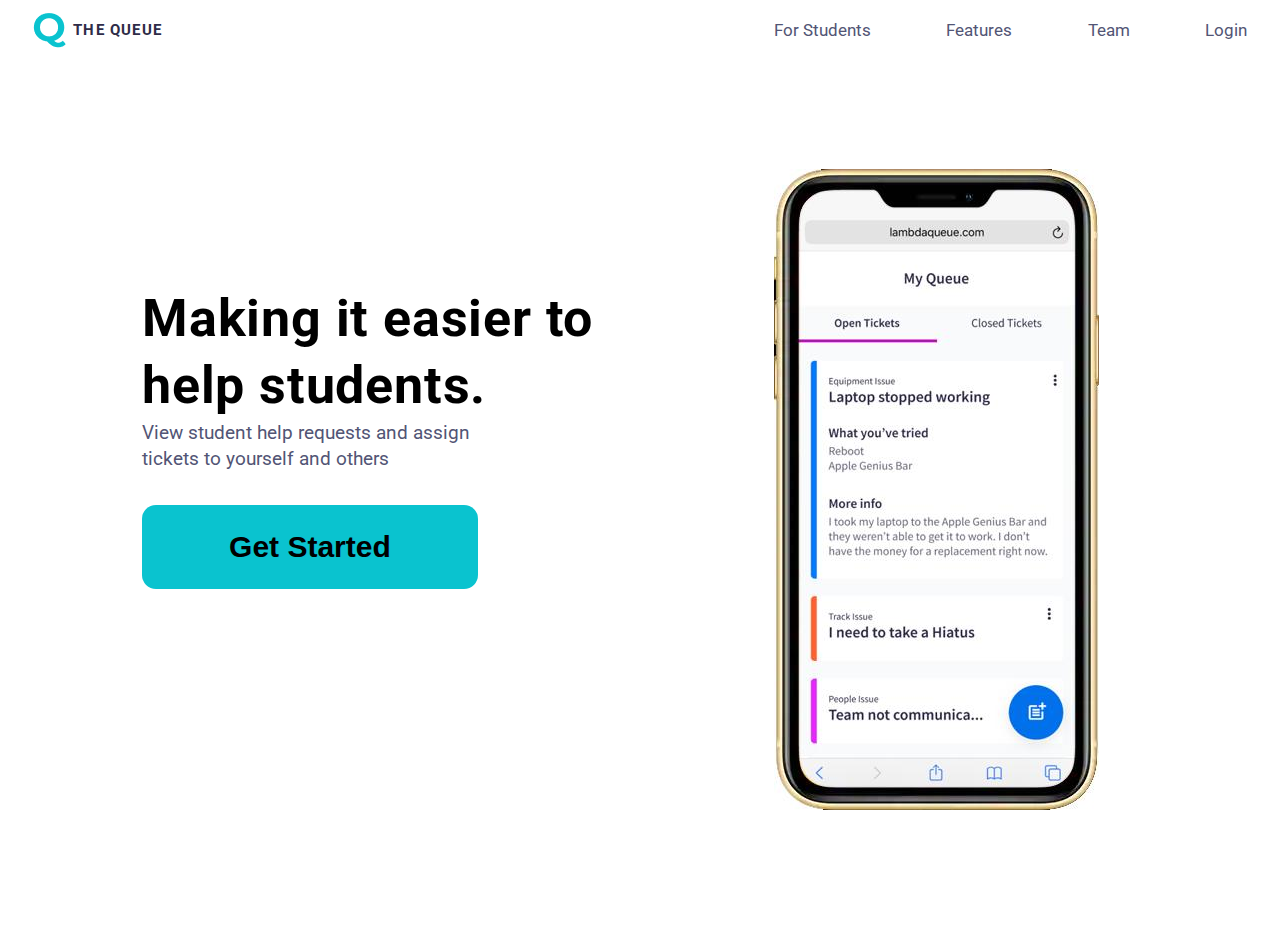
<file: index.html>
<!doctype html>

<html lang="en">
<head>
  <meta charset="utf-8">
  <meta name="viewport" content="width=device-width, initial-scale=1.0">
  <title>Dev Desk</title>

  <link href="https://fonts.googleapis.com/css?family=Indie+Flower|Roboto" rel="stylesheet">
  <link href="css/index.css" rel="stylesheet">
  <link rel='icon' href='img/logo.png' type='image/x-icon'>
</head>

<body>
    <div class = "homePageForHelpers">
      <header>
        <div class = "logo">
          <img src="img/logo.png" alt="'Q' the letter as a logo of the company">
          <h2>THE QUEUE</h2>
        </div>
        <div class = "onlyForMobile">
          <nav>
            <a href = "https://queue.bw-dev-desk-queue-1.now.sh/">Student? Click here</a>
          </nav>
          <button onclick = "location.href = 'https://queue.bw-dev-desk-queue-1.now.sh/';">Sign Up</button>
        </div>
        <div class ="links">
          <nav>
            <a href = "Landing page-students.html">For Students</a>
            <a href = "features.html">Features</a>
            <a href = "team.html">Team</a>
            <a href = "https://queue.bw-dev-desk-queue-1.now.sh/">Login</a>
          </nav>
        </div>
      </header><!--end of header-->

      <section class = "middleSection">
        <div class ="leftSide">
          <h1>Making it easier to <br> help students.</h1>
          <p>View student help requests and assign <br id = "hideInMobile">
            tickets to yourself and others
          </p>
          <button  onclick = "location.href = 'https://queue.bw-dev-desk-queue-1.now.sh/';">Get Started</button>
        </div>
        <div class = "rightSide">
          <img src="img/thumbnail.jfif" alt="Iphone showing menu options">
        </div>
      </section><!--end of middleSection-->
      <div class = "onlyForMobile">
        <footer>
          <nav class = "LinksOnTheBottom">
            <a href = "Landing page-students.html">Students</a>
            <a href = "features.html">Features</a>
            <a href = "team.html">Team</a>
            <a href = "https://queue.bw-dev-desk-queue-1.now.sh/">Login</a>
          </nav>
          <p>A Lambda School Build student project</p>
        </footer>
      </div><!--end of onlyForMobile-->
    </div><!--end of homePageForHelpers-->
</body>
</html>
</file>
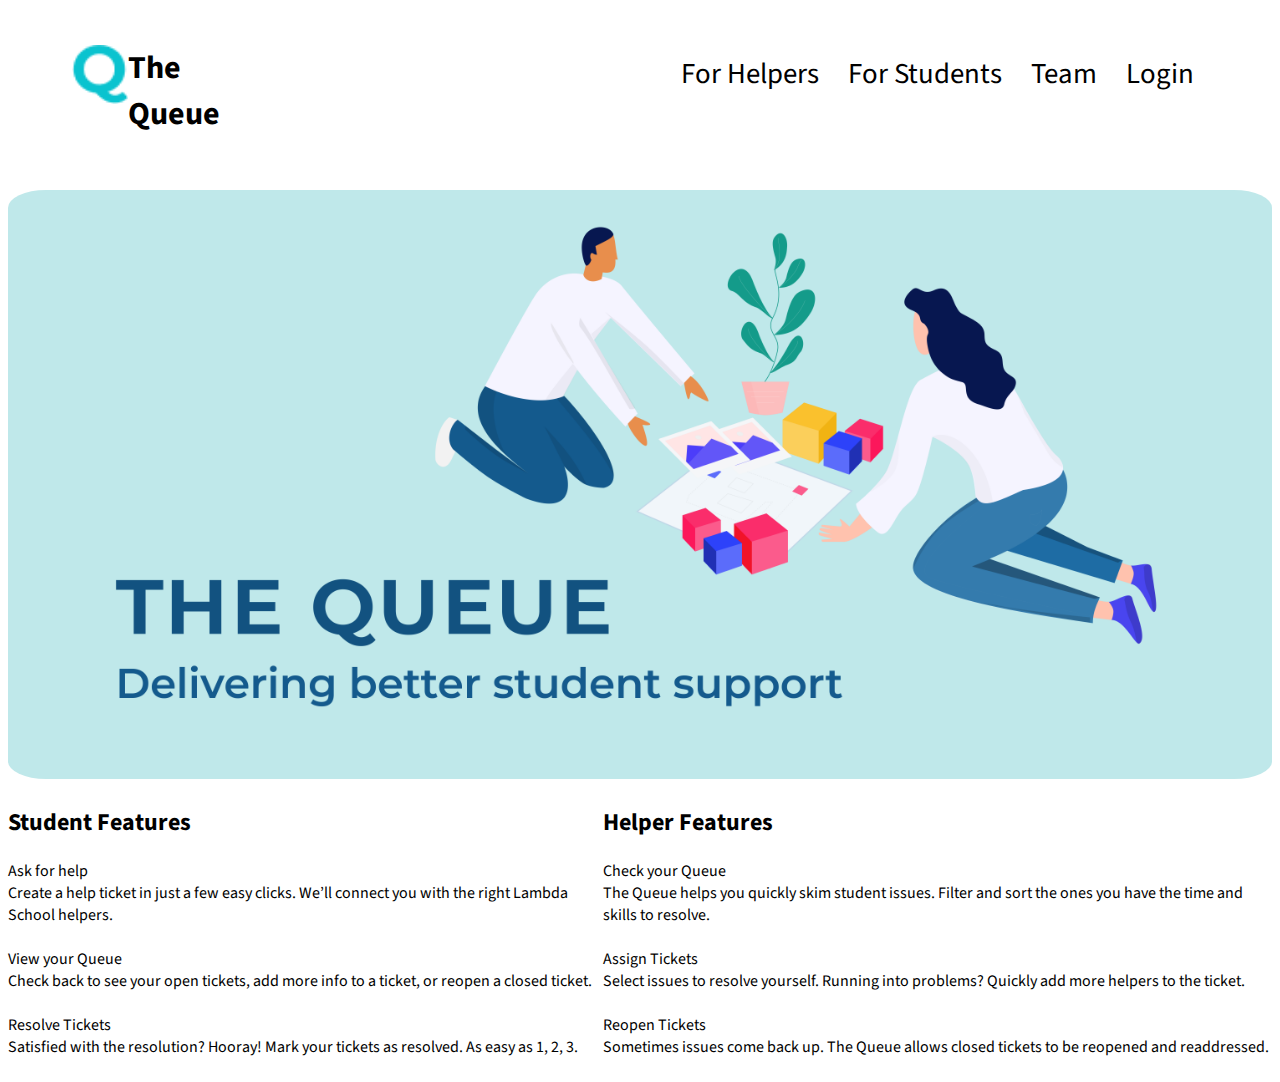
<file: features.html>
<!DOCTYPE html>
<html lang="en">

<head>
    <meta charset="UTF-8">
    <meta name="viewport" content="width=device-width, initial-scale=1.0">
    <meta http-equiv="X-UA-Compatible" content="ie=edge">
    <link href="/css/index-teacher.css" rel="stylesheet">
    <link href="https://fonts.googleapis.com/css?family=Source+Sans+Pro&display=swap" rel="stylesheet">
    <title>Dev Desk</title>
    <link rel='icon' href='img/logo.png' type='image/x-icon'>
</head>

<body>
    <header>
        <div class="topimage">
            <H1><img src="img/logo.png" alt="Capital blue Q">The Queue</H1>
        </div>
        <div class="links">

            <H1><img src="img/logo.png" alt="Capital blue Q">The Queue</H1>

            <ul class="navlist">
                <li><a href="Landing page-students.html"> For Helpers</a></li>
                <li><a href="index.html"> For Students</a></li>
                <li><a href="team.html">Team</a></li>
                <li><a href="https://queue.bw-dev-desk-queue-1.now.sh/"> Login</a></li>
            </ul>
        </div>
    </header>
    <div class="mainimage">
        <img src="img/Alison Martin - UX10 - Build Week Project.png" alt="">
    </div>
    <div class="featurecontainer">
        <div class="feature1">
            <h2>Student Features</h2>
            <p>Ask for help <br>
                Create a help ticket in just a few easy clicks. We’ll connect you with the right Lambda School helpers. <br> <br> View your Queue <br>
                Check back to see your open tickets, add more info to a ticket, or reopen a closed ticket. <br> <br> Resolve Tickets <br>
                Satisfied with the resolution? Hooray! Mark your tickets as resolved. As easy as 1, 2, 3.</p>
        </div>
        <div class="feature2">
            <h2>Helper Features</h2>
            <p>Check your Queue <br>
                The Queue helps you quickly skim student issues. Filter and sort the ones you have the time and skills to resolve. <br> <br> Assign Tickets <br>
                Select issues to resolve yourself. Running into problems? Quickly add more helpers to the ticket. <br> <br> Reopen Tickets <br>
                Sometimes issues come back up. The Queue allows closed tickets to be reopened and readdressed. </p>
        </div>


    </div>

</body>
<footer>
    <hr>
    <div class="links2">
            
      
  
      <ul class="navlist2">
        <li><a href="#ForHelpers"> For Helpers</a></li>
        <li> <a href="#features">Features</a></li>
        <li><a href="#Team">Team</a></li>
        <li><a href="#Login"> Login</a></li>
      </ul>
    </div>
  
</footer>
</html>
</file>
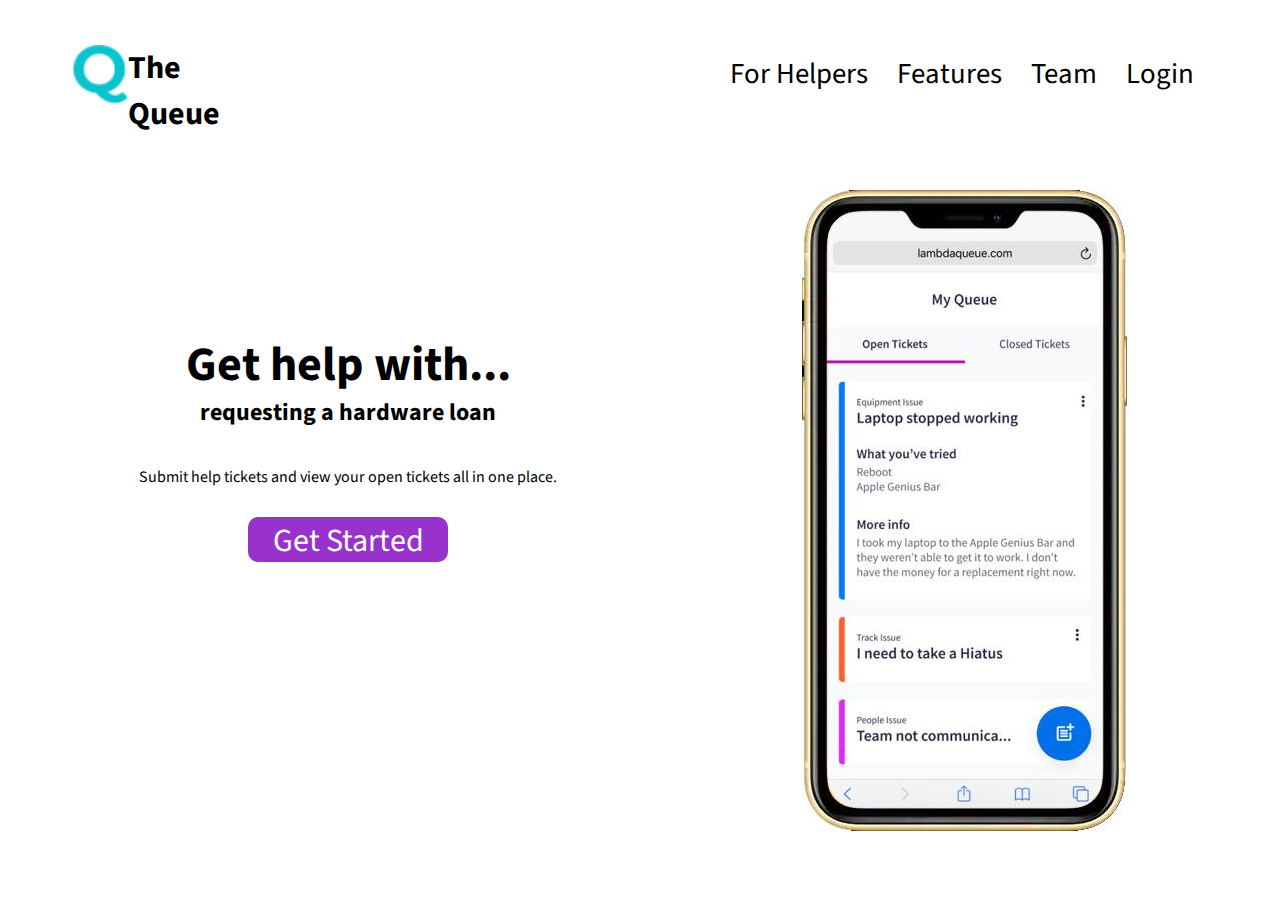
<file: Landing page-students.html>
<!DOCTYPE html>
<html lang="en">
<head>
    <meta charset="UTF-8">
    <meta name="viewport" content="width=device-width, initial-scale=1.0">
    <meta http-equiv="X-UA-Compatible" content="ie=edge">
    <title>Dev Desk</title>
    <link href="/css/index-teacher.css" rel="stylesheet">
    <link href="https://fonts.googleapis.com/css?family=Source+Sans+Pro&display=swap" rel="stylesheet">
    <link rel='icon' href='img/logo.png' type='image/x-icon'>
</head>
<body>
    <header>
      <div class="topimage">
        <H1><img src="img/logo.png" alt="Capital blue Q">The Queue</H1>
      </div>
        <div class="links">
          
            <H1><img src="img/logo.png" alt="Capital blue Q">The Queue</H1>

            <ul class="navlist">
              <li><a href="index.html"> For Helpers</a></li>
              <li> <a href="features.html">Features</a></li>
              <li><a href="team.html">Team</a></li>
              <li><a href="https://queue.bw-dev-desk-queue-1.now.sh/"> Login</a></li>
            </ul>
          </div>
    </header>

    <div class="getstarted">
<div class="leftside">
    <h1>Get help with...</h1>
    <h2>requesting a hardware loan</h2>
    <p>Submit help tickets and view your open tickets all in one place.</p>
    <div class="button">Get Started</div>

 

  </div>
  <div class="iphone">
    <img src="img/thumbnail.jfif" alt="">
  </div>
</div>
</body>
<footer>
        <hr>
  <div class="links2">
          
    

    <ul class="navlist2">
      <li><a href="Landing page-students.html"> For Helpers</a></li>
      <li> <a href="features.html">Features</a></li>
      <li><a href="team.html">Team</a></li>
      <li><a href="https://queue.bw-dev-desk-queue-1.now.sh/"> Login</a></li>
    </ul>
  </div>

</footer>
<div class="tm">
<p>A Lambda School Build Week student project</p>
</div>
</html>
</file>
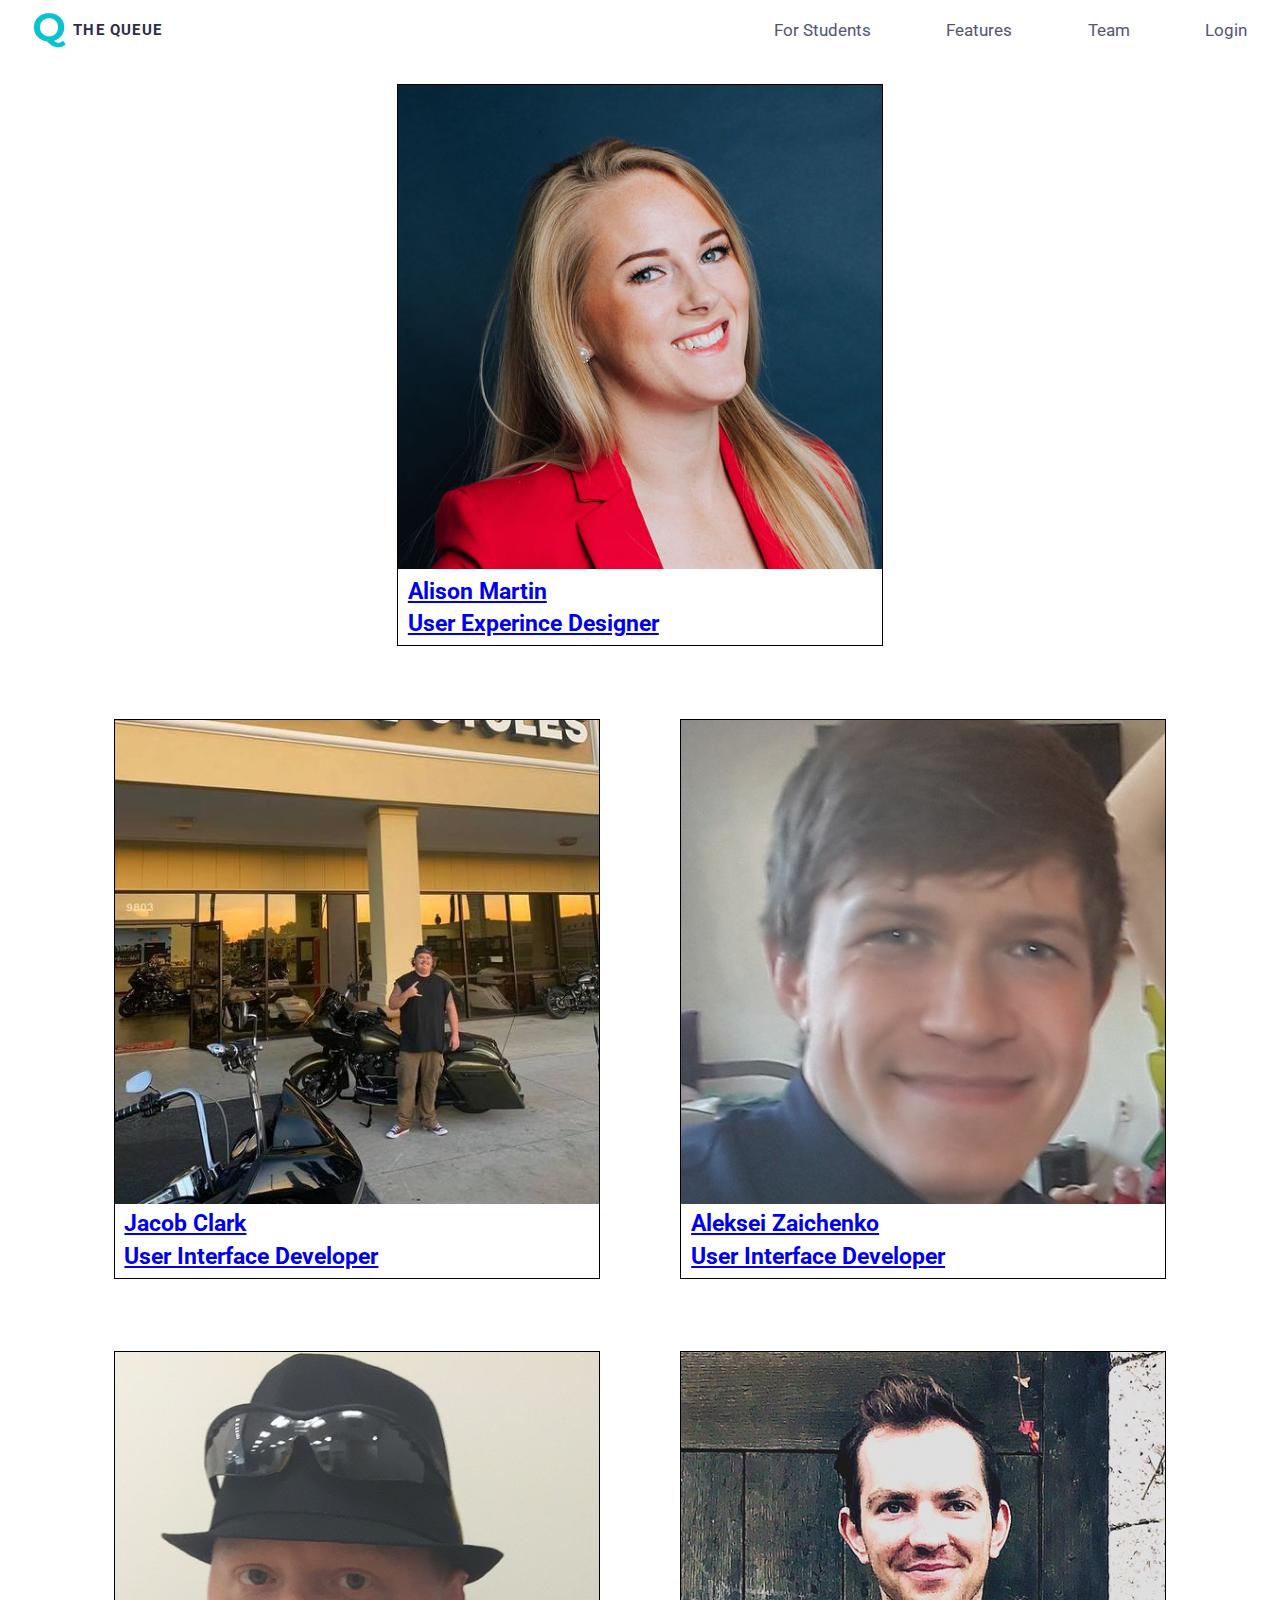
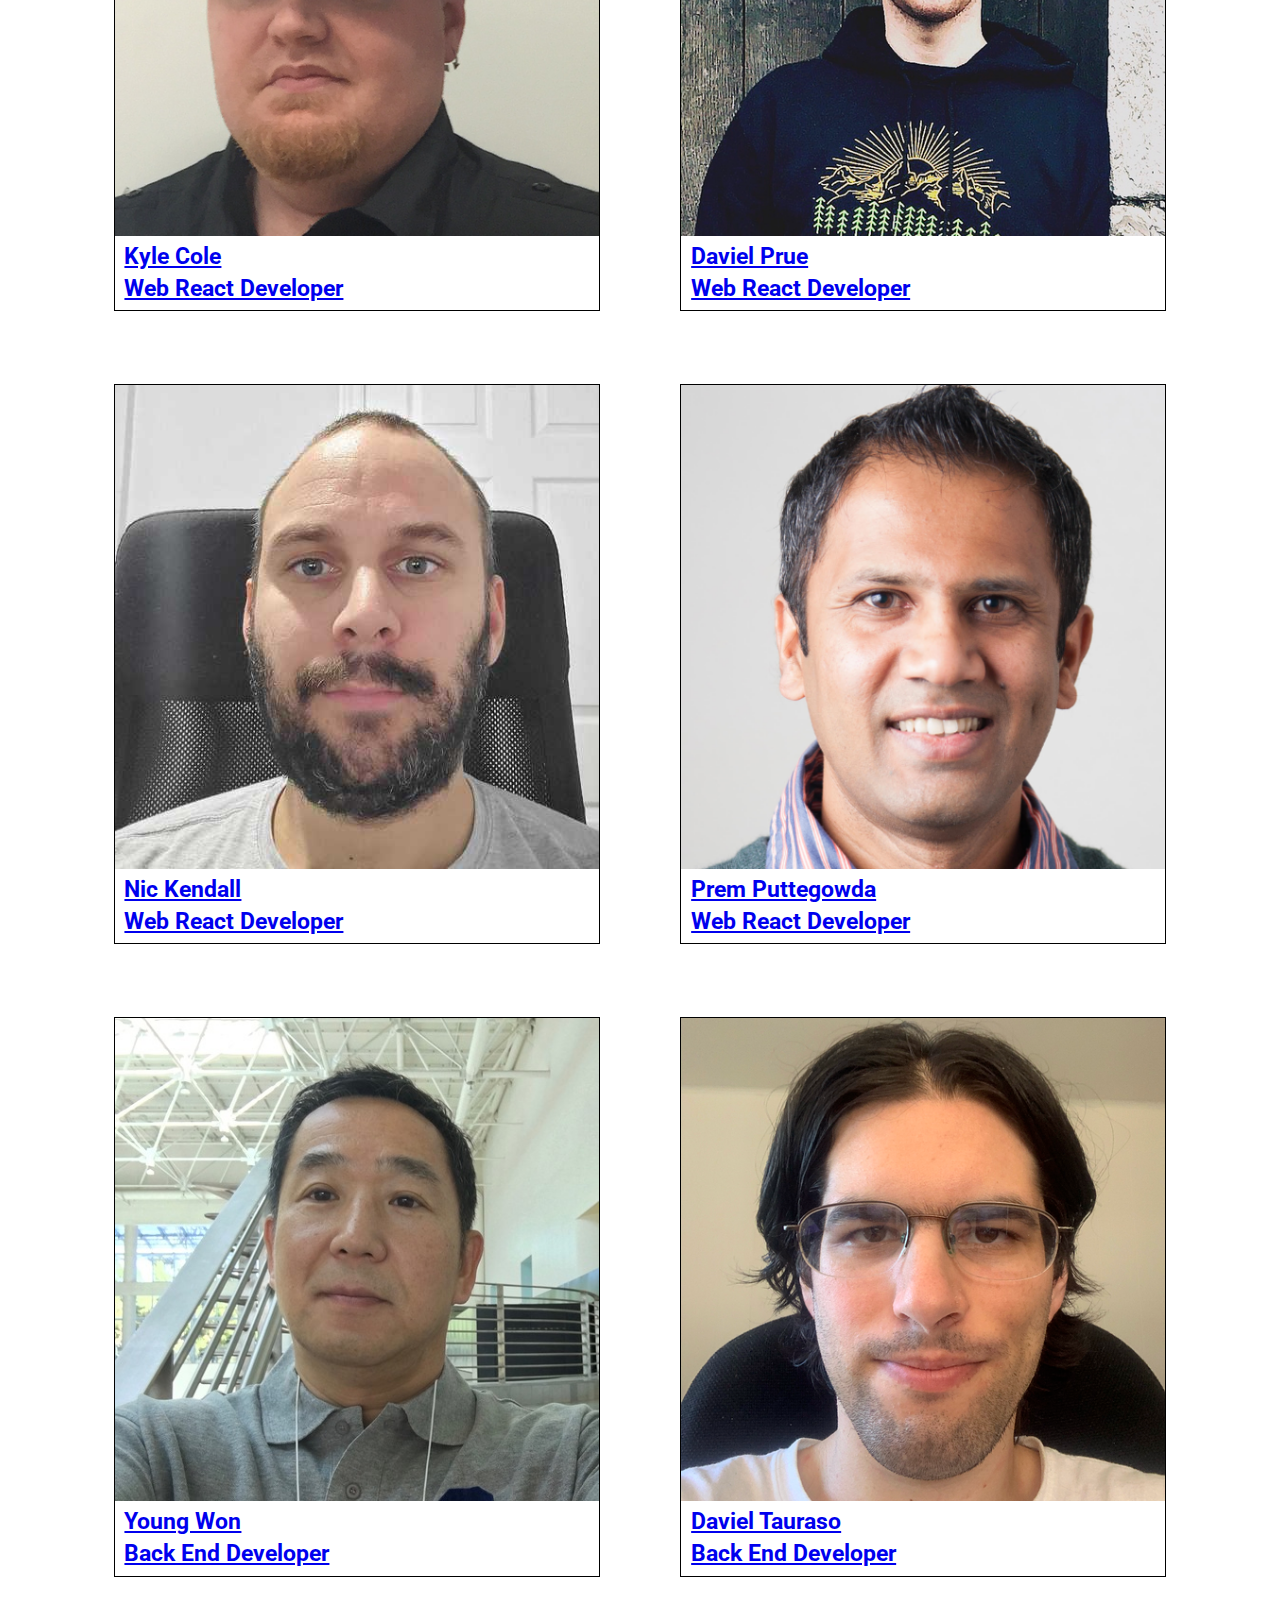
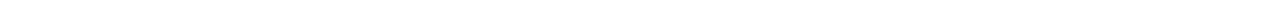
<file: team.html>
<!doctype html>

<html lang="en">
<head>
  <meta charset="utf-8">
  <meta name="viewport" content="width=device-width, initial-scale=1.0">
  <title>Q - The queue - Team Page</title>

  <link href="https://fonts.googleapis.com/css?family=Indie+Flower|Roboto" rel="stylesheet">
  <link href="css/index.css" rel="stylesheet">
  <link rel='icon' href='img/logo.png' type='image/x-icon'>

</head>

<body>
    <div class = "teamPage">
      <header>
        <div class = "logo">
          <img src="img/logo.png" alt="'Q' the letter as a logo of the company">
          <h2>THE QUEUE</h2>
        </div>
        <div class = "onlyForMobile">
          <nav>
            <a href = "Landing page-students.html">Student? Click here</a>
          </nav>
          <button  onclick = "location.href = 'https://queue.bw-dev-desk-queue-1.now.sh/';">Sign Up</button>
        </div>
        <div class ="links">
          <nav>
            <a href = "Landing page-students.html">For Students</a>
            <a href = "features.html">Features</a>
            <a href = "team.html">Team</a>
            <a href = "https://queue.bw-dev-desk-queue-1.now.sh/">Login</a>
          </nav>
        </div>
      </header><!--end of header-->

      <section class = "Developers">
        <div class = "UX">
            <a href="http://linkedin.com/in/alisonrebeccamartin">
                <div>
                    <img src="img/alisonMartin.jpg" alt="Alison Martin user experience designer">
                    <p>Alison Martin<br>
                    User Experince Designer</p>
                </div>
            </a>
        </div><!--end of UX-->

        <div class = "UI">

            <a href="https://github.com/jclark208">
                <div>
                    <img src="img/jacobClark.jpg" alt="Jacob Clark user interface developer">
                    <p>Jacob Clark<br>
                        User Interface Developer</p>
                </div>
            </a>

            <a href="https://github.com/Aleksei-Zaichenko">
                <div>
                    <img src="img/alekseiZaichenko.jpg" alt="Aleksei Zaichenko user interface developer">
                    <p>Aleksei Zaichenko <br>
                        User Interface Developer</p>
                </div>
            </a>
        </div><!--end of UI-->

        <div class = "ReactOne">
            <a href="https://github.com/KyleCole01">
                <div>
                    <img src="img/kyleCole.png" alt="Kyle Cole Web React Developer">
                    <p>Kyle Cole<br>
                        Web React Developer</p>
                </div>
            </a>
            <a href="https://github.com/fireblastdaniel">
                <div>
                    <img src="img/danielPrue.png" alt="Daniel Prue Web React Developer">
                    <p>Daviel Prue<br>
                        Web React Developer</p>
                </div>
            </a>
        </div><!--end of ReactOne-->

        <div class = "ReactTwo">
            <a href="https://github.com/NWKendall">
                <div>
                    <img src="img/nicKendall.jpg" alt="Young Won Web React Developer">
                    <p>Nic Kendall<br>
                        Web React Developer</p>
                </div>
            </a>
            <a href="https://github.com/premputtegowda">
                <div>
                    <img src="img/premPuttegowda.png" alt="David Tauraso Web React Developer">
                    <p>Prem Puttegowda<br>
                        Web React Developer</p>
                </div>
            </a>
        </div><!--end of ReactTwo-->

        <div class = "BackEnd">
            <a href="https://github.com/youngw417">
                <div>
                    <img src="img/youngWon.jpg" alt="Young Won Back End Developer">
                    <p>Young Won<br>
                        Back End Developer</p>
                </div>
            </a>
            <a href="https://github.com/dtauraso">
                <div>
                    <img src="img/davidTauraso.png" alt="David Tauraso Back End Developer">
                    <p>Daviel Tauraso<br>
                        Back End Developer</p>
                </div>
            </a>
        </div><!--end of BackEnd-->
      </section><!--end of Developers-->

      <div class = "onlyForMobile">
        <footer>
          <nav class = "LinksOnTheBottom">
            <a href = "Landing page-students.html">Students</a>
            <a href = "features.html">Features</a>
            <a href = "team.html">Team</a>
            <a href = "https://queue.bw-dev-desk-queue-1.now.sh/">Login</a>
          </nav>
          <p>A Lambda School Build student project</p>
        </footer>
      </div><!--end of onlyForMobile-->
    </div><!--end of teamPage-->
</body>
</html>
</file>
<file: css/index-teacher.css>
.links {
  padding-top: 1em;
  display: flex;
  flex-direction: row;
  justify-content: space-between;
  padding-bottom: 4em;
  margin-left: 4em;
  margin-right: 4em;
}
.links h1 {
  display: flex;
  justify-content: space-evenly;
}
.links .navlist {
  display: flex;
  justify-content: flex-end;
  align-items: flex-end;
}
.links .navlist li {
  font-size: 1.8em;
  padding: 0.5em 0.5em;
  list-style-type: none;
}
.links .navlist li a {
  color: black;
  text-decoration: none;
}
@media (max-width: 800px) {
  .links {
    flex-direction: column;
    align-items: center;
  }
}
.links2 {
  display: none;
}
@media (max-width: 600px) {
  .links {
    display: none;
  }
  .links2 {
    display: flex;
    justify-content: space-between;
  }
  .links2 .navlist2 {
    display: flex;
    flex-direction: column;
    margin: 0.1em;
  }
  .links2 .navlist2 li {
    font-size: 1.8em;
    padding: 0.2em 0.2em;
    list-style-type: none;
  }
  .links2 .navlist2 li a {
    color: black;
    text-decoration: none;
  }
}
* {
  max-width: 100%;
}
.topimage {
  display: none;
}
.getstarted {
  display: flex;
  flex-direction: row;
}
.getstarted .leftside {
  margin-left: 2em;
  display: flex;
  flex-direction: column;
  width: 50%;
  line-height: 3em;
  padding-top: 12%;
  align-items: center;
}
.getstarted .leftside h2 {
  font-size: x-large;
  margin: 0;
}
.getstarted .leftside h1 {
  font-size: 3em;
  margin: 0;
}
.getstarted .leftside .button {
  display: block;
  background-color: darkorchid;
  cursor: pointer;
  width: 200px;
  height: 45px;
  font-size: 2rem;
  border-radius: 10px;
  text-align: center;
  max-width: 100%;
  color: white;
  font-family: Source Sans Pro;
}
.getstarted .iphone {
  width: 50%;
  text-align: center;
}
footer hr {
  display: none;
}
.tm {
  display: flex;
  align-content: center;
  padding-left: 12.5%;
}
.mainimage {
  max-width: 100%;
}
.mainimage img {
  border-radius: 3%;
}
.featurecontainer {
  display: flex;
  flex-direction: row;
  justify-content: space-around;
}
.tm {
  display: none;
}
@media (max-width: 600px) {
  .topimage {
    display: flex;
    padding-left: 5%;
  }
  .getstarted {
    display: flex;
    flex-direction: column;
    align-items: center;
  }
  .getstarted .button {
    margin-left: -14%;
  }
  .getstarted .iphone {
    margin-top: 5em;
    margin-bottom: 3em;
  }
  footer hr {
    display: block;
  }
  .featurecontainer {
    flex-direction: column;
  }
}
* {
  font-family: Source Sans Pro;
}
</file>
<file: css/index.css>
.makeLookPretty {
  width: 100%;
  border: 1px solid black;
  display: flex;
  flex-direction: column;
}
/* http://meyerweb.com/eric/tools/css/reset/ 
   v2.0 | 20110126
   License: none (public domain)
*/
html,
body,
div,
span,
applet,
object,
iframe,
h1,
h2,
h3,
h4,
h5,
h6,
p,
blockquote,
pre,
a,
abbr,
acronym,
address,
big,
cite,
code,
del,
dfn,
em,
img,
ins,
kbd,
q,
s,
samp,
small,
strike,
strong,
sub,
sup,
tt,
var,
b,
u,
i,
center,
dl,
dt,
dd,
ol,
ul,
li,
fieldset,
form,
label,
legend,
table,
caption,
tbody,
tfoot,
thead,
tr,
th,
td,
article,
aside,
canvas,
details,
embed,
figure,
figcaption,
footer,
header,
hgroup,
menu,
nav,
output,
ruby,
section,
summary,
time,
mark,
audio,
video {
  margin: 0;
  padding: 0;
  border: 0;
  font-size: 100%;
  font: inherit;
  vertical-align: baseline;
}
/* HTML5 display-role reset for older browsers */
article,
aside,
details,
figcaption,
figure,
footer,
header,
hgroup,
menu,
nav,
section {
  display: block;
}
body {
  line-height: 1;
}
ol,
ul {
  list-style: none;
}
blockquote,
q {
  quotes: none;
}
blockquote:before,
blockquote:after,
q:before,
q:after {
  content: '';
  content: none;
}
table {
  border-collapse: collapse;
  border-spacing: 0;
}
* {
  box-sizing: border-box;
}
html {
  font-size: 62.5%;
}
html,
body {
  font-family: 'Roboto', sans-serif;
}
h1,
h2,
h3,
h4,
h5 {
  font-weight: bold;
}
h1 {
  line-height: 1.3;
  font-size: 5.2rem;
}
h2 {
  font-size: 1.5rem;
  font-weight: bold;
}
h4 {
  font-size: 2.5rem;
}
p {
  line-height: 1.4;
  font-size: 1.9rem;
}
img {
  max-width: 100%;
  height: auto;
}
.homePageForHelpers {
  max-width: 1240px;
  width: 100%;
  margin: 0 auto;
}
.teamPage {
  max-width: 1240px;
  width: 100%;
  margin: 0 auto;
}
.homePageForHelpers {
  padding: 1%;
}
.homePageForHelpers header {
  display: flex;
  align-items: center;
}
.homePageForHelpers header .logo {
  width: 61%;
  display: flex;
  align-items: center;
}
.homePageForHelpers header .logo h2 {
  color: #2E2C48;
  padding: 0 1%;
  letter-spacing: 1.2px;
}
.homePageForHelpers header .links {
  width: 39%;
}
.homePageForHelpers header .links nav {
  display: flex;
  justify-content: space-between;
}
.homePageForHelpers header .links nav a {
  text-decoration: none;
  color: #525575;
  font-size: 1.7rem;
}
@media (max-width: 800px) {
  .homePageForHelpers header {
    flex-direction: column;
  }
  .homePageForHelpers header .logo {
    justify-content: center;
    padding-bottom: 5%;
  }
}
@media (max-width: 500px) {
  .homePageForHelpers header {
    flex-direction: row;
    padding: 4%;
  }
  .homePageForHelpers header .logo {
    justify-content: flex-start;
    padding-bottom: 0;
    width: 51%;
  }
  .homePageForHelpers header .logo h2 {
    display: none;
  }
  .homePageForHelpers header .links {
    display: none;
  }
  .homePageForHelpers header .onlyForMobile nav {
    padding-right: 3%;
  }
  .homePageForHelpers header .onlyForMobile nav a {
    font-style: normal;
    font-weight: 600;
    font-size: 1.5rem;
  }
  .homePageForHelpers header .onlyForMobile button {
    color: #FFFFFF;
    background: #2E2C48;
    font-style: normal;
    font-weight: bold;
    border-radius: 3px;
    border: none;
    padding: 1% 3%;
  }
}
.homePageForHelpers .middleSection {
  padding: 10% 0;
  display: flex;
}
.homePageForHelpers .middleSection .leftSide {
  width: 61%;
  padding-top: 9.5%;
  padding-left: 9%;
}
.homePageForHelpers .middleSection .leftSide h1 {
  letter-spacing: 0.8px;
}
.homePageForHelpers .middleSection .leftSide p {
  padding-bottom: 5%;
  color: #525575;
}
.homePageForHelpers .middleSection .leftSide button {
  font-size: 3rem;
  font-weight: bold;
  padding: 25px 87px;
  background: #0AC3CF;
  border-radius: 14px;
  border: none;
}
.homePageForHelpers .middleSection .rightSide {
  width: 39%;
}
@media (max-width: 800px) {
  .homePageForHelpers .middleSection {
    padding: 10% 5%;
  }
  .homePageForHelpers .middleSection .leftSide {
    padding-top: 10.5%;
    padding-left: 0;
  }
  .homePageForHelpers .middleSection .leftSide h1 {
    font-size: 3.8rem;
  }
  .homePageForHelpers .middleSection .leftSide button {
    font-size: 2rem;
    padding: 2% 13%;
  }
}
@media (max-width: 500px) {
  .homePageForHelpers .middleSection {
    padding: 4%;
    flex-direction: column;
  }
  .homePageForHelpers .middleSection .leftSide {
    width: 70%;
    padding-top: 7%;
    padding-left: 0;
  }
  .homePageForHelpers .middleSection .leftSide h1 {
    font-size: 3.6rem;
  }
  .homePageForHelpers .middleSection .leftSide p {
    padding-bottom: 9%;
    color: #525575;
  }
  .homePageForHelpers .middleSection .leftSide p #hideInMobile {
    display: none;
  }
  .homePageForHelpers .middleSection .leftSide button {
    font-size: 2.3rem;
    line-height: 26px;
    padding: 3% 13%;
    background: #0AC3CF;
    border-radius: 8px;
    border: none;
  }
  .homePageForHelpers .middleSection .rightSide {
    margin-top: 17%;
    margin-bottom: 6%;
    margin-left: 20%;
    width: 55%;
  }
}
.homePageForHelpers .onlyForMobile {
  display: none;
}
@media (max-width: 500px) {
  .homePageForHelpers .onlyForMobile {
    display: contents;
  }
  .homePageForHelpers .onlyForMobile footer {
    padding: 4%;
    border-top: 1px solid #E0E0E0;
    background: #F9FAFB;
  }
  .homePageForHelpers .onlyForMobile footer .LinksOnTheBottom {
    display: flex;
    flex-direction: column;
  }
  .homePageForHelpers .onlyForMobile footer .LinksOnTheBottom a {
    padding: 1.3% 0;
    text-decoration: none;
    color: #525575;
    font-size: 1.4rem;
    font-style: normal;
    font-weight: bold;
  }
  .homePageForHelpers .onlyForMobile footer p {
    padding-top: 3%;
    font-size: 1.3rem;
    font-style: normal;
    font-weight: normal;
    color: #646378;
  }
}
.teamPage {
  padding: 1%;
}
.teamPage header {
  display: flex;
  align-items: center;
}
.teamPage header .logo {
  width: 61%;
  display: flex;
  align-items: center;
}
.teamPage header .logo h2 {
  color: #2E2C48;
  padding: 0 1%;
  letter-spacing: 1.2px;
}
.teamPage header .links {
  width: 39%;
}
.teamPage header .links nav {
  display: flex;
  justify-content: space-between;
}
.teamPage header .links nav a {
  text-decoration: none;
  color: #525575;
  font-size: 1.7rem;
}
@media (max-width: 800px) {
  .teamPage header {
    flex-direction: column;
  }
  .teamPage header .logo {
    justify-content: center;
    padding-bottom: 5%;
  }
}
@media (max-width: 500px) {
  .teamPage header {
    flex-direction: row;
    padding: 4%;
  }
  .teamPage header .logo {
    justify-content: flex-start;
    padding-bottom: 0;
    width: 51%;
  }
  .teamPage header .logo h2 {
    display: none;
  }
  .teamPage header .links {
    display: none;
  }
  .teamPage header .onlyForMobile nav {
    padding-right: 3%;
  }
  .teamPage header .onlyForMobile nav a {
    font-style: normal;
    font-weight: 600;
    font-size: 1.5rem;
  }
  .teamPage header .onlyForMobile button {
    color: #FFFFFF;
    background: #2E2C48;
    font-style: normal;
    font-weight: bold;
    border-radius: 3px;
    border: none;
    padding: 1% 3%;
  }
}
.teamPage .Developers {
  display: flex;
  flex-direction: column;
}
.teamPage .Developers p {
  padding: 1% 2%;
  font-size: 2.3rem;
  font-weight: bold;
}
.teamPage .Developers .UX {
  padding: 3% 0;
  display: flex;
  flex-direction: column;
  align-content: center;
  align-items: center;
}
.teamPage .Developers .UX a {
  width: 40%;
}
.teamPage .Developers .UX a div {
  border: 1px solid black;
  width: 100%;
}
.teamPage .Developers .UI {
  padding: 3% 0;
  display: flex;
  justify-content: space-evenly;
}
.teamPage .Developers .UI a {
  width: 40%;
}
.teamPage .Developers .UI a div {
  width: 100%;
  border: 1px solid black;
  display: flex;
  flex-direction: column;
}
.teamPage .Developers .ReactOne {
  padding: 3% 0;
  display: flex;
  justify-content: space-evenly;
}
.teamPage .Developers .ReactOne a {
  width: 40%;
}
.teamPage .Developers .ReactOne a div {
  width: 100%;
  border: 1px solid black;
  display: flex;
  flex-direction: column;
}
.teamPage .Developers .ReactTwo {
  padding: 3% 0;
  display: flex;
  justify-content: space-evenly;
}
.teamPage .Developers .ReactTwo a {
  width: 40%;
}
.teamPage .Developers .ReactTwo a div {
  width: 100%;
  border: 1px solid black;
  display: flex;
  flex-direction: column;
}
.teamPage .Developers .BackEnd {
  padding: 3% 0;
  display: flex;
  justify-content: space-evenly;
}
.teamPage .Developers .BackEnd a {
  width: 40%;
}
.teamPage .Developers .BackEnd a div {
  width: 100%;
  border: 1px solid black;
  display: flex;
  flex-direction: column;
}
@media (max-width: 800px) {
  .teamPage .Developers p {
    font-size: 1.5rem;
  }
}
.teamPage .onlyForMobile {
  display: none;
}
@media (max-width: 500px) {
  .teamPage .onlyForMobile {
    display: contents;
  }
  .teamPage .onlyForMobile footer {
    padding: 4%;
    border-top: 1px solid #E0E0E0;
    background: #F9FAFB;
  }
  .teamPage .onlyForMobile footer .LinksOnTheBottom {
    display: flex;
    flex-direction: column;
  }
  .teamPage .onlyForMobile footer .LinksOnTheBottom a {
    padding: 1.3% 0;
    text-decoration: none;
    color: #525575;
    font-size: 1.4rem;
    font-style: normal;
    font-weight: bold;
  }
  .teamPage .onlyForMobile footer p {
    padding-top: 3%;
    font-size: 1.3rem;
    font-style: normal;
    font-weight: normal;
    color: #646378;
  }
}
</file>
